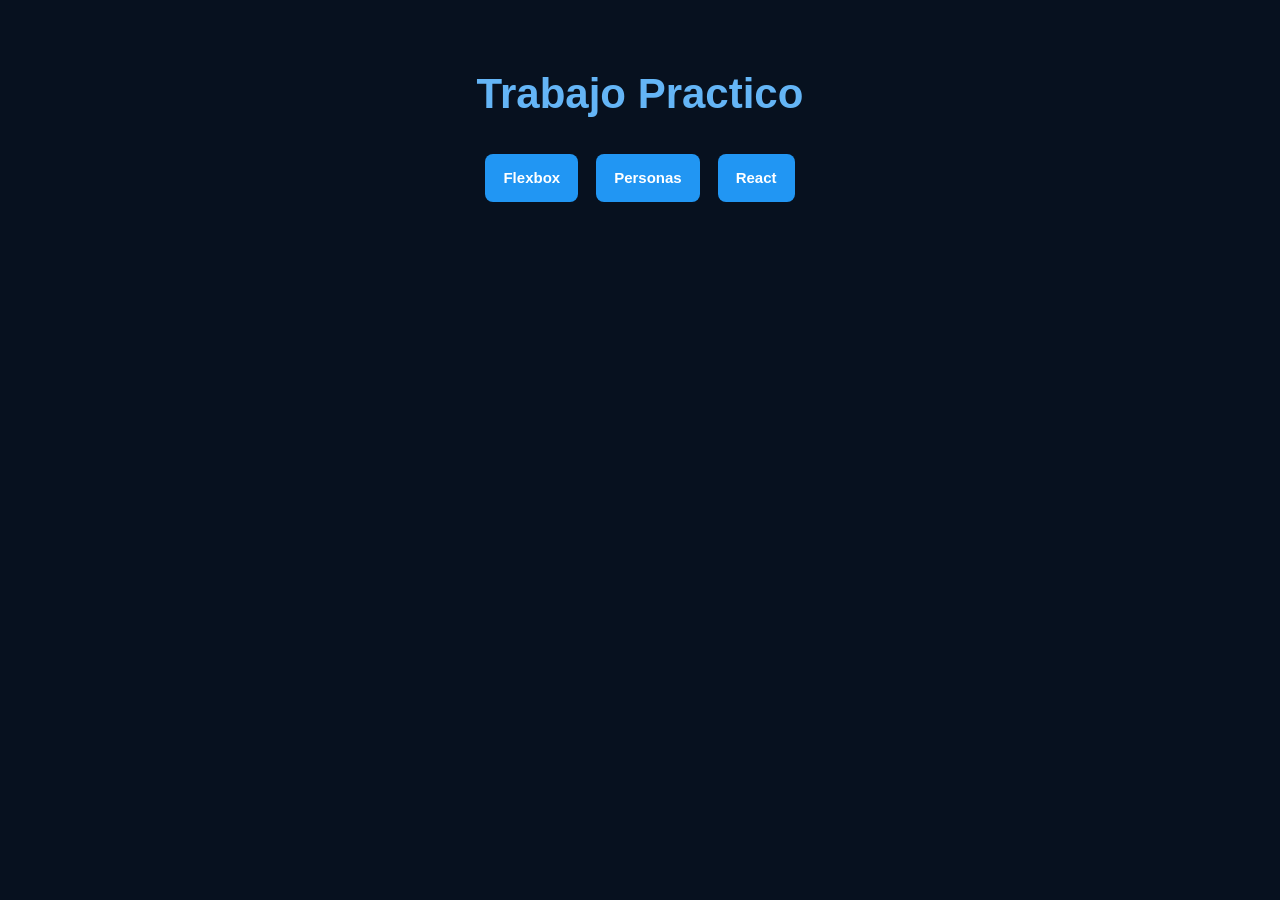
<file: index.html>
<!DOCTYPE html>
<html lang="es">
<head>
  <meta charset="UTF-8">
  <meta name="viewport" content="width=device-width, initial-scale=1.0">
  <title>Trabajo Practico</title>
  <link rel="stylesheet" href="css/styles.css">
</head>
<body class="pagina-inicio">
  <header>
    <h1>Trabajo Practico</h1>
    <nav class="menu-principal">
      <a class="boton" href="flexbox.html">Flexbox</a>
      <a class="boton" href="personas.html">Personas</a>
      <a class="boton" href="react.html">React</a>
    </nav>
  </header>

</body>
</html>
</file>
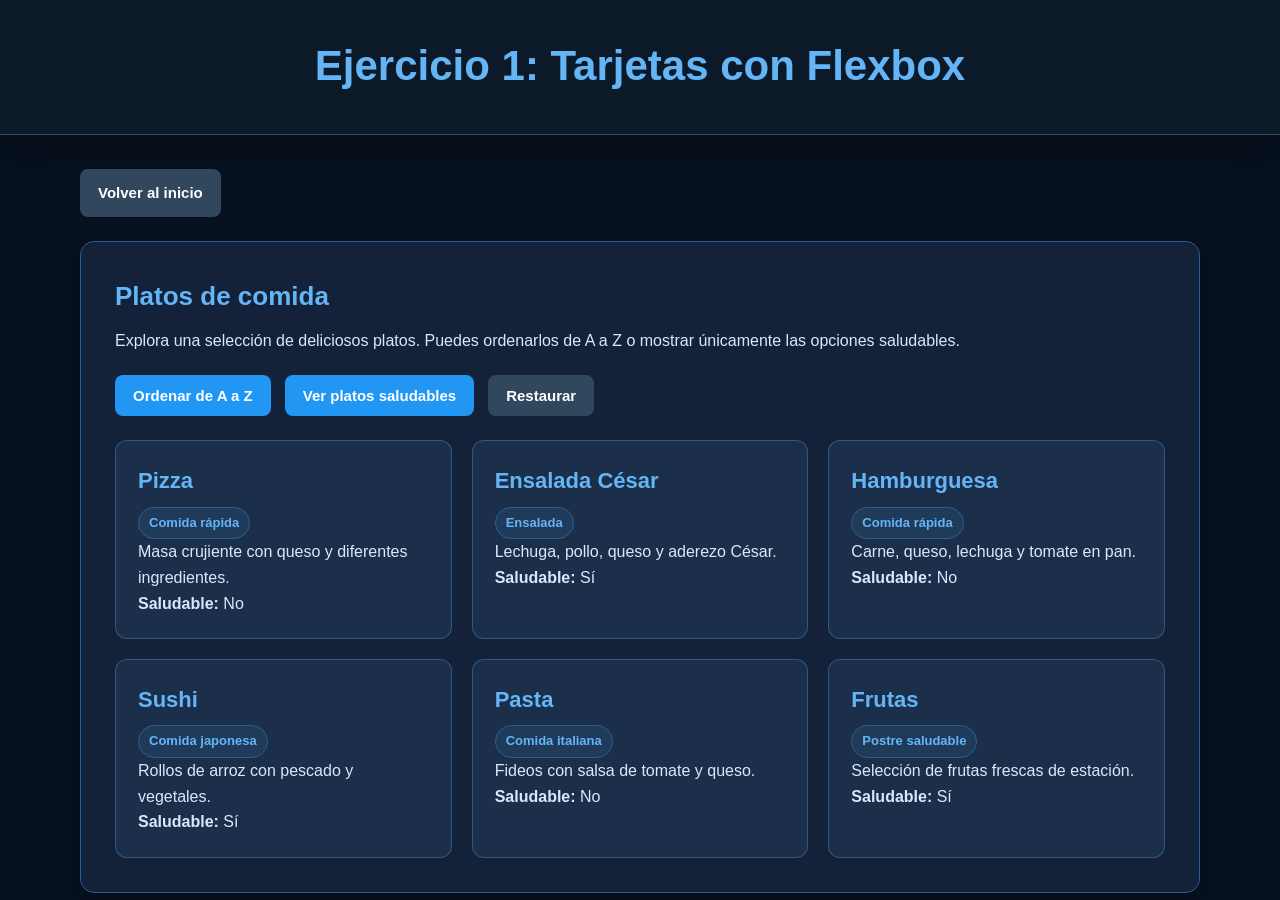
<file: flexbox.html>
<!DOCTYPE html>
<html lang="es">
<head>
  <meta charset="UTF-8">
  <meta name="viewport" content="width=device-width, initial-scale=1.0">
  <title>Ejercicio 1 - Flexbox</title>
  <link rel="stylesheet" href="css/styles.css">
</head>
<body>
  <header>
    <h1>Ejercicio 1: Tarjetas con Flexbox</h1>
  </header>

  <main>
    <a class="boton boton-secundario volver-inicio" href="index.html">Volver al inicio</a>

    <section class="panel">
      <h2>Platos de comida</h2>
      <p>
        Explora una selección de deliciosos platos. Puedes ordenarlos de A a Z o mostrar únicamente las opciones saludables.
      </p>

      <div class="acciones">
        <button id="btnOrdenar" type="button">Ordenar de A a Z</button>
        <button id="btnSaludables" type="button">Ver platos saludables</button>
        <button id="btnRestaurar" type="button" class="boton-secundario">Restaurar</button>
      </div>

      <div id="contenedorTarjetas" class="contenedor-tarjetas"></div>
    </section>
  </main>

  <script src="js/flexbox.js"></script>
</body>
</html>
</file>
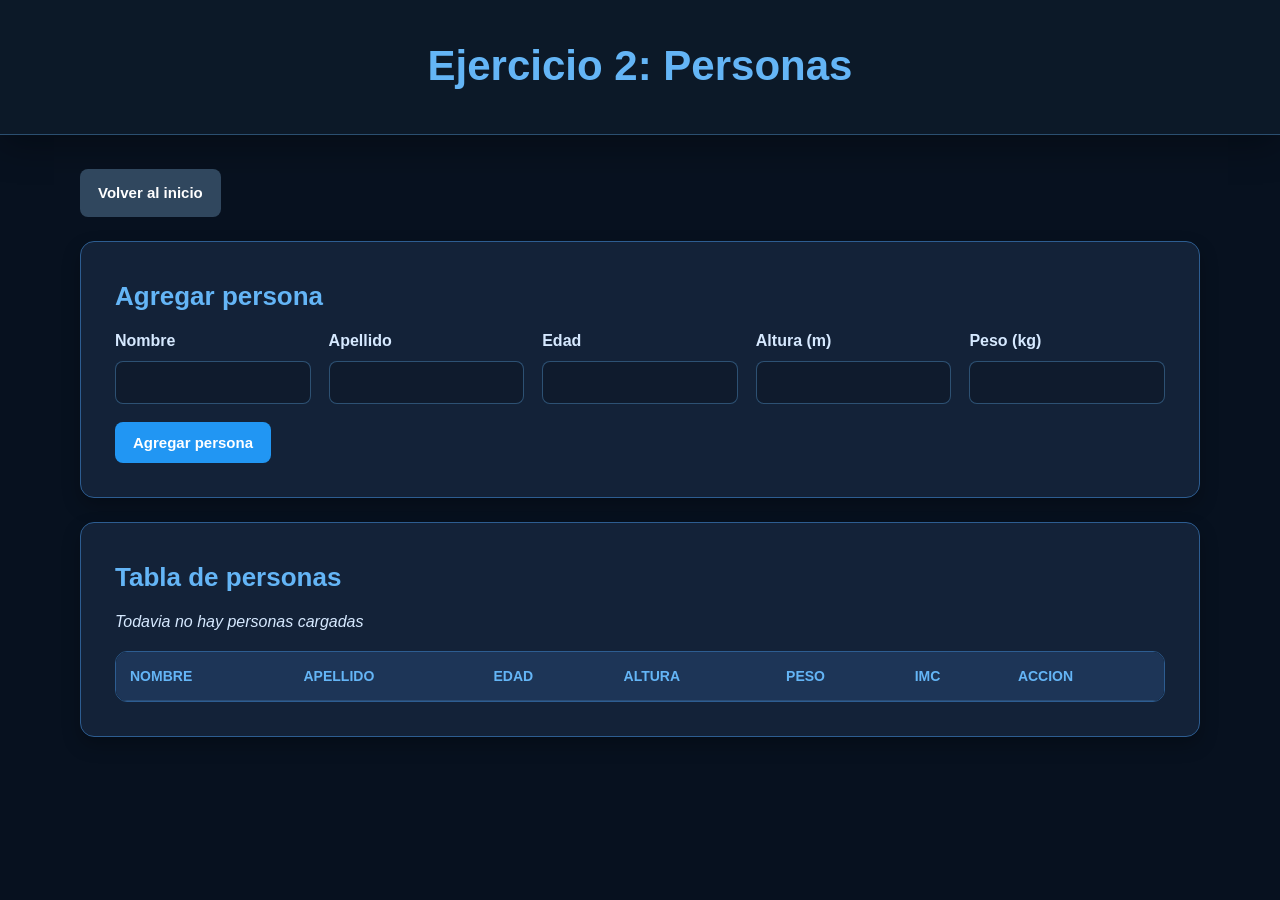
<file: personas.html>
<!DOCTYPE html>
<html lang="es">
<head>
  <meta charset="UTF-8">
  <meta name="viewport" content="width=device-width, initial-scale=1.0">
  <title>Ejercicio 2 - Personas</title>
  <link rel="stylesheet" href="css/styles.css">
</head>
<body>
  <header>
    <h1>Ejercicio 2: Personas</h1>
  </header>

  <main>
    <a class="boton boton-secundario volver-inicio" href="index.html">Volver al inicio</a>

    <section class="panel">
      <h2>Agregar persona</h2>

      <form id="formPersona">
        <label>
          Nombre
          <input id="nombre" type="text" required>
        </label>

        <label>
          Apellido
          <input id="apellido" type="text" required>
        </label>

        <label>
          Edad
          <input id="edad" type="number" min="1" required>
        </label>

        <label>
          Altura (m)
          <input id="altura" type="number" min="0.5" step="0.01" required>
        </label>

        <label>
          Peso (kg)
          <input id="peso" type="number" min="1" step="0.1" required>
        </label>

        <div class="form-acciones">
          <button type="submit">Agregar persona</button>
        </div>
      </form>
    </section>

    <section class="panel">
      <h2>Tabla de personas</h2>
      <p id="mensajePersonas" class="mensaje-vacio">Todavia no hay personas cargadas</p>

      <div class="tabla-contenedor">
        <table>
          <thead>
            <tr>
              <th>Nombre</th>
              <th>Apellido</th>
              <th>Edad</th>
              <th>Altura</th>
              <th>Peso</th>
              <th>IMC</th>
              <th>Accion</th>
            </tr>
          </thead>
          <tbody id="tablaPersonas"></tbody>
        </table>
      </div>
    </section>
  </main>
  <script src="js/personas.js"></script>
</body>
</html>
</file>
<file: css/styles.css>
* {
  box-sizing: border-box;
}

:root {
  --fondo: #07111f;
  --fondo-suave: #0d1b2a;
  --panel: #132238;
  --panel-claro: #1b2f4b;
  --borde: #2d5d91;
  --principal: #2196f3;
  --principal-claro: #64b5f6;
  --texto: #f5faff;
  --texto-suave: #d6e9ff;
  --muted: #9db8d6;
}

body {
  margin: 0;
  font-family: Arial, Helvetica, sans-serif;
  background: var(--fondo);
  color: var(--texto);
  line-height: 1.6;
  min-height: 100vh;
}

header {
  background: rgba(13, 27, 42, 0.92);
  border-bottom: 1px solid rgba(100, 181, 246, 0.35);
  color: var(--texto);
  padding: 42px 18px 34px;
  text-align: center;
  box-shadow: 0 10px 35px rgba(0, 0, 0, 0.32);
}

header h1 {
  color: var(--principal-claro);
  font-size: clamp(28px, 5vw, 42px);
  line-height: 1.15;
  margin: 0 0 10px;
}

header p {
  margin: 0;
  color: var(--texto-suave);
  font-size: 17px;
}

main {
  margin: 34px auto 48px;
  width: min(1120px, 92%);
}

.menu-principal {
  display: flex;
  flex-wrap: wrap;
  gap: 18px;
  justify-content: center;
  margin-top: 30px;
}

.pagina-inicio header {
  background: transparent;
  border-bottom: 0;
  box-shadow: none;
  padding-top: 70px;
}

.pagina-inicio .menu-principal {
  margin-top: 36px;
}

.boton,
button {
  border: 0;
  border-radius: 8px;
  background: var(--principal);
  color: white;
  cursor: pointer;
  display: inline-block;
  font-size: 15px;
  font-weight: bold;
  padding: 12px 18px;
  text-decoration: none;
  transition: background 0.2s;
}

.boton:hover,
button:hover {
  background: #1976d2;
}

.boton:active,
button:active {
  background: #1565c0;
}

.boton-secundario {
  background: #30475e;
  box-shadow: none;
}

.boton-secundario:hover {
  background: #3f5f7a;
}

.volver-inicio {
  margin-bottom: 24px;
}

.panel {
  background: var(--panel);
  border: 1px solid var(--borde);
  border-radius: 14px;
  box-shadow: 0 8px 18px rgba(0, 0, 0, 0.25);
  margin-bottom: 24px;
  padding: clamp(22px, 4vw, 34px);
}

.panel h2 {
  color: var(--principal-claro);
  font-size: 26px;
  margin: 0 0 10px;
}

.panel p {
  color: var(--texto-suave);
  margin-top: 0;
}

.acciones {
  display: flex;
  flex-wrap: wrap;
  gap: 14px;
  margin: 22px 0 24px;
}

.contenedor-tarjetas {
  display: flex;
  flex-wrap: wrap;
  gap: 20px;
}

.tarjeta {
  background: var(--panel-claro);
  border: 1px solid rgba(100, 181, 246, 0.3);
  border-radius: 12px;
  flex: 1 1 260px;
  padding: 22px;
  transition: 0.25s;
  color: var(--texto);
}

.tarjeta:hover,
.tarjeta.destacada {
  border-color: var(--principal-claro);
  box-shadow: 0 8px 18px rgba(0, 0, 0, 0.24);
  transform: translateY(-3px);
}

.tarjeta h3 {
  color: var(--principal-claro);
  font-size: 22px;
  margin: 0 0 8px;
}

.tarjeta p {
  margin-bottom: 0;
}

.etiqueta {
  background: #203b5a;
  border: 1px solid var(--borde);
  border-radius: 20px;
  color: var(--principal-claro);
  display: inline-block;
  font-size: 13px;
  font-weight: bold;
  padding: 5px 10px;
}

form {
  display: grid;
  gap: 18px;
  grid-template-columns: repeat(auto-fit, minmax(190px, 1fr));
  margin-top: 8px;
}

label {
  color: var(--texto-suave);
  display: flex;
  flex-direction: column;
  font-weight: bold;
  gap: 8px;
}

input {
  background: #0f1b2d;
  border: 1px solid rgba(100, 181, 246, 0.35);
  border-radius: 8px;
  color: var(--texto);
  font-size: 15px;
  padding: 12px;
  transition: 0.25s;
}

input:focus {
  background: #16263d;
  border-color: var(--principal-claro);
  outline: none;
}

.form-acciones {
  align-items: end;
  display: flex;
}

.tabla-contenedor {
  border: 1px solid var(--borde);
  border-radius: 12px;
  overflow-x: auto;
}

table {
  background: var(--fondo-suave);
  color: var(--texto);
  border-collapse: collapse;
  width: 100%;
}

th,
td {
  border-bottom: 1px solid rgba(100, 181, 246, 0.18);
  padding: 13px 14px;
  text-align: left;
}

th {
  background: #1d3557;
  color: var(--principal-claro);
  font-size: 14px;
  text-transform: uppercase;
}

tr:nth-child(even) {
  background: rgba(255, 255, 255, 0.03);
}

tr:hover {
  background: rgba(100, 181, 246, 0.08);
}

.mensaje-vacio {
  color: var(--muted);
  font-style: italic;
}

footer {
  color: var(--muted);
  padding: 26px 16px 34px;
  text-align: center;
}

@media (max-width: 620px) {
  header h1 {
    font-size: 26px;
  }

  main {
    margin-top: 24px;
    width: min(100% - 24px, 1120px);
  }

  .panel {
    padding: 20px;
  }

  .boton,
  button {
    width: 100%;
  }
}
</file>
